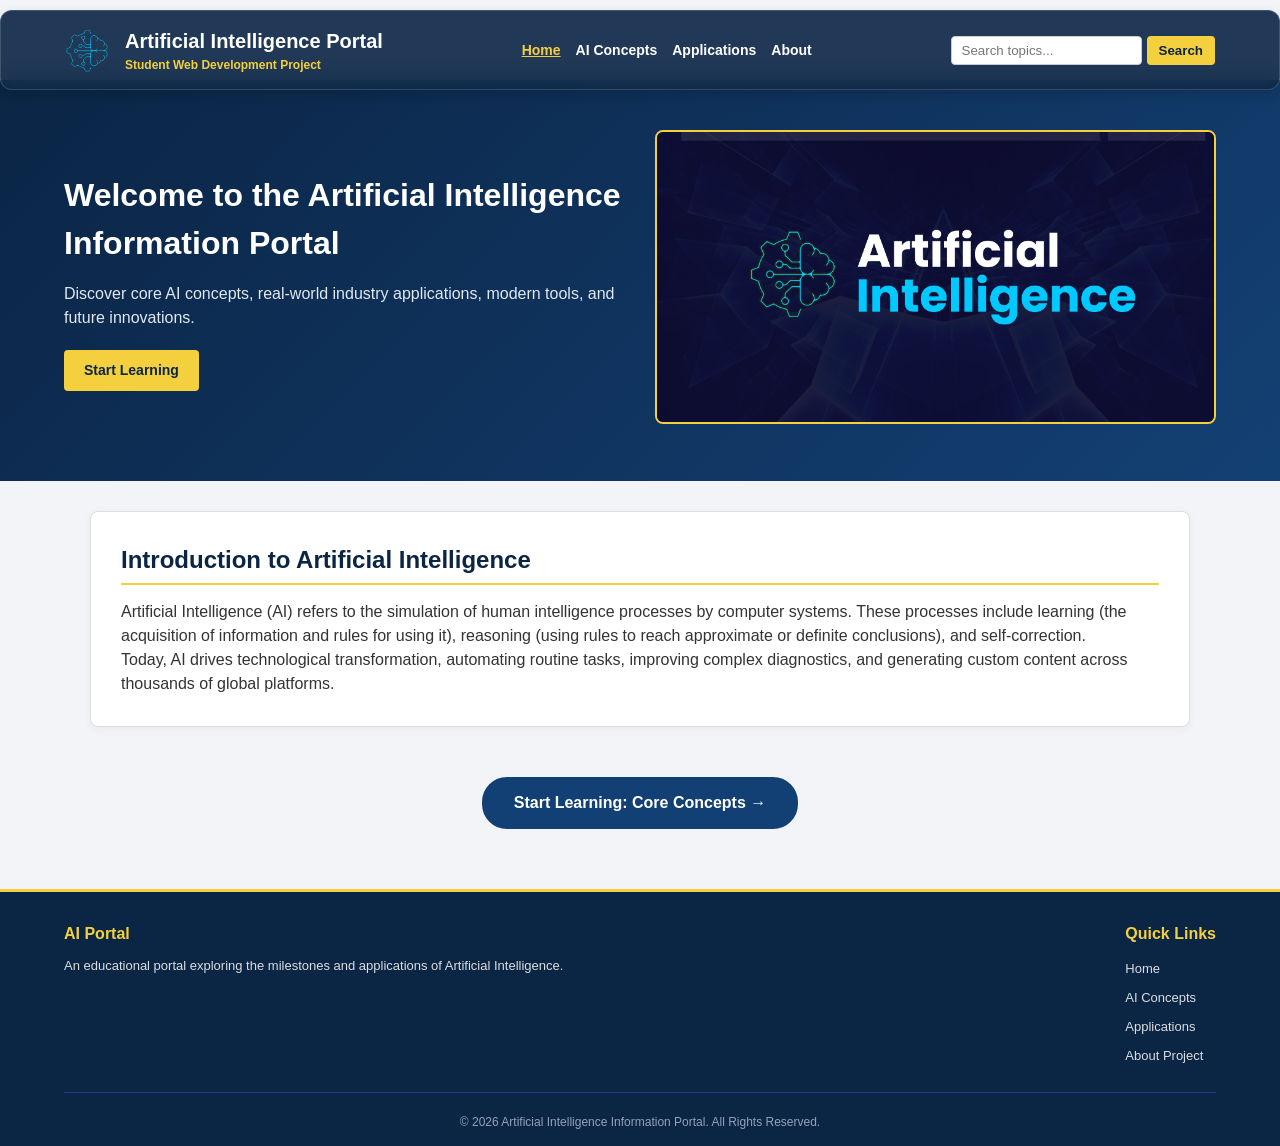
<file: index.html>
<!DOCTYPE html>
<html lang="en">
<head>
    <meta charset="UTF-8">
    <meta name="viewport" content="width=device-width, initial-scale=1.0">
    <title>Artificial Intelligence Information Portal - Home</title>
    <link rel="stylesheet" href="style.css">
</head>
<body>

    <header>
        <div class="logo-container">
            <img src="images/logo.png" alt="AI Portal Logo" class="site-logo">
            <div class="title-text-group">
                <h1>Artificial Intelligence Portal</h1>
                <p>Student Web Development Project</p>
            </div>
        </div>
        <nav>
            <ul>
                <li><a href="index.html" class="active">Home</a></li>
                <li><a href="concepts.html">AI Concepts</a></li>
                <li><a href="applications.html">Applications</a></li>
                <li><a href="about.html">About</a></li>
            </ul>
        </nav>
        <div class="search">
            <input type="text" placeholder="Search topics...">
            <button type="button">Search</button>
        </div>
    </header>

    <section class="hero">
        <div class="hero-text">
            <h2>Welcome to the Artificial Intelligence Information Portal</h2>
            <p>Discover core AI concepts, real-world industry applications, modern tools, and future innovations.</p>
            <a href="concepts.html" class="btn">Start Learning</a>
        </div>
        <div class="hero-image">
            <img src="images/ai-image.png" alt="Artificial Intelligence Portal Graphic">
        </div>
    </section>

    <div class="content">
        <h2>Introduction to Artificial Intelligence</h2>
        <p>Artificial Intelligence (AI) refers to the simulation of human intelligence processes by computer systems. These processes include learning (the acquisition of information and rules for using it), reasoning (using rules to reach approximate or definite conclusions), and self-correction.</p>
        <p>Today, AI drives technological transformation, automating routine tasks, improving complex diagnostics, and generating custom content across thousands of global platforms.</p>
    </div>

    <div class="page-link-container">
        <a href="concepts.html" class="next-page-btn">Start Learning: Core Concepts →</a>
    </div>

    <footer>
        <div class="footer-container">
            <div class="footer-section">
                <h3>AI Portal</h3>
                <p>An educational portal exploring the milestones and applications of Artificial Intelligence.</p>
            </div>
            <div class="footer-section">
                <h3>Quick Links</h3>
                <ul>
                    <li><a href="index.html">Home</a></li>
                    <li><a href="concepts.html">AI Concepts</a></li>
                    <li><a href="applications.html">Applications</a></li>
                    <li><a href="about.html">About Project</a></li>
                </ul>
            </div>
        </div>
        <hr>
        <p class="copyright">&copy; 2026 Artificial Intelligence Information Portal. All Rights Reserved.</p>
    </footer>

    <script src="script.js"></script>
</body>
</html>
</file>
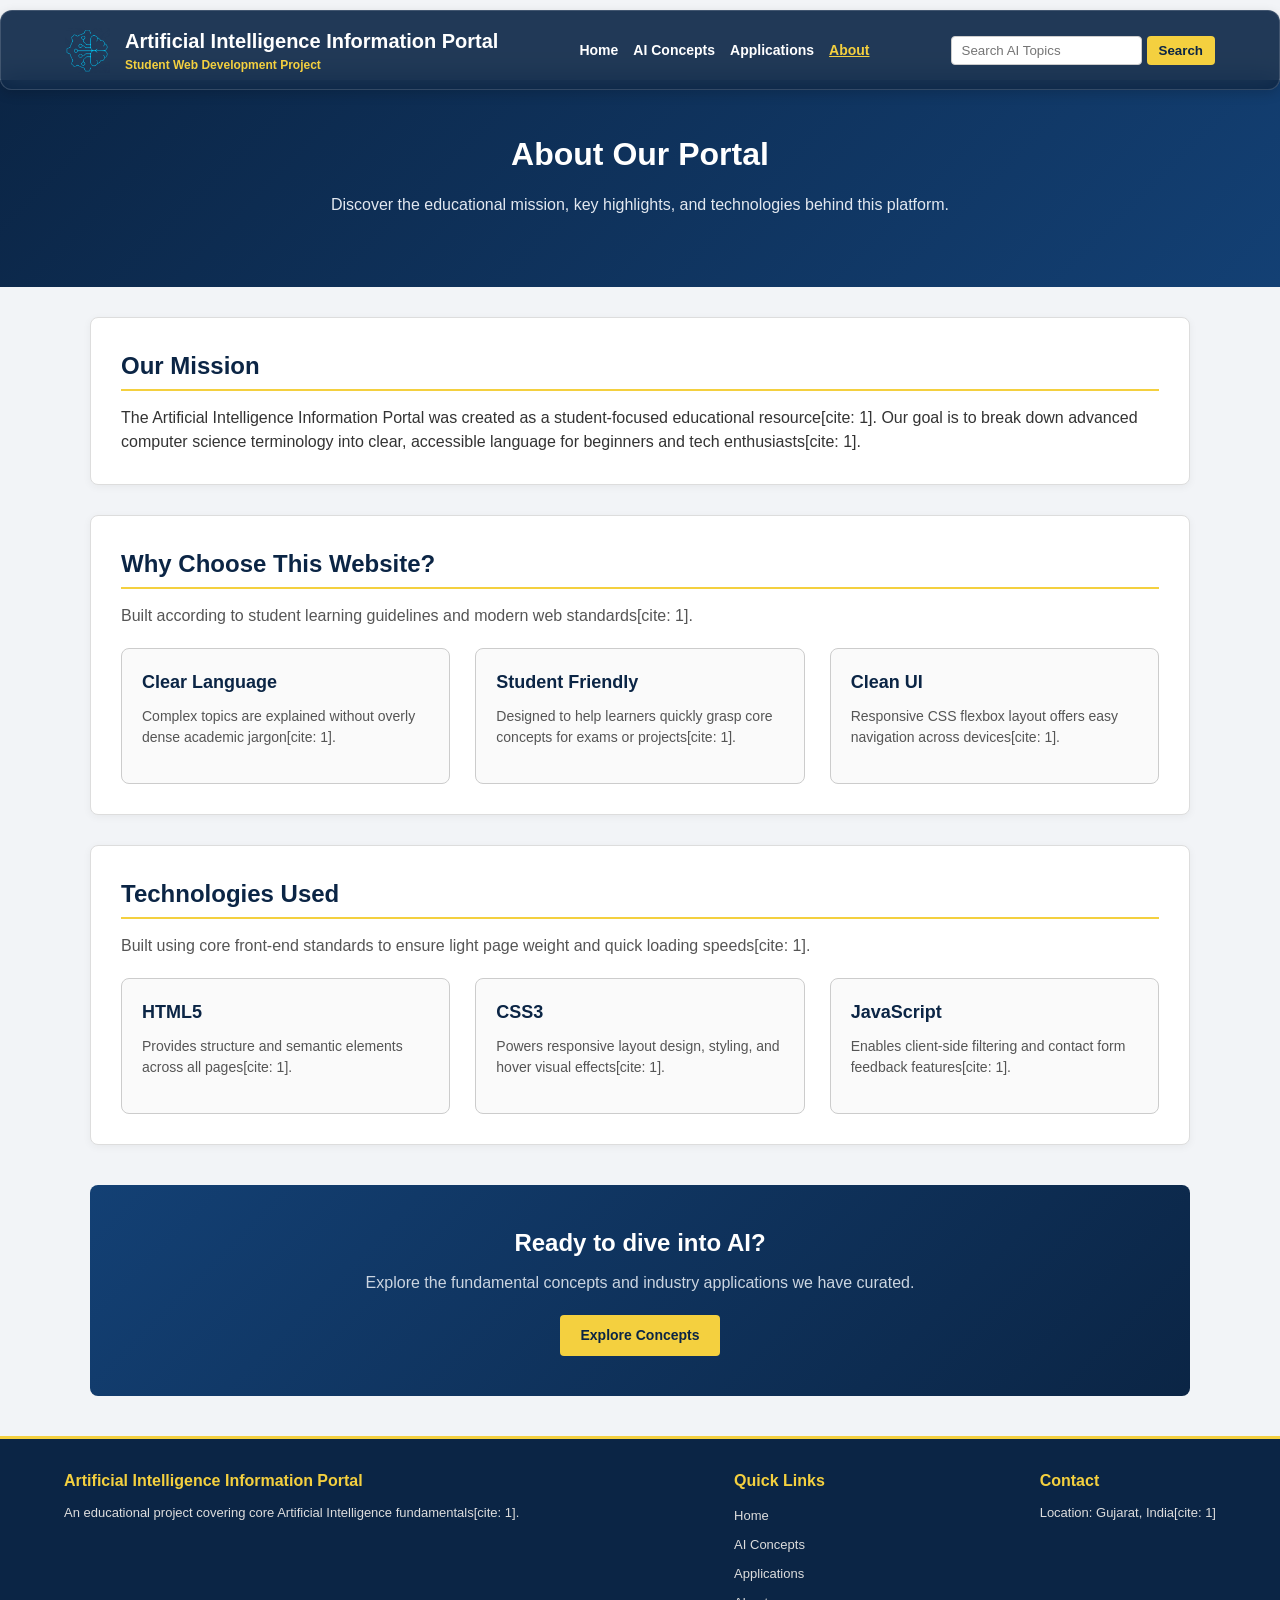
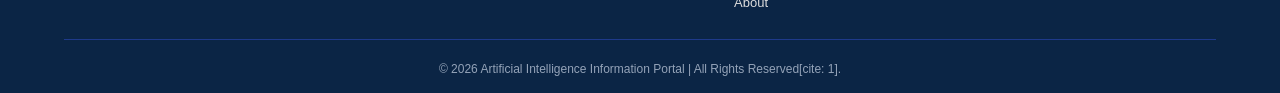
<file: about.html>
<!DOCTYPE html>
<html lang="en">

<head>
    <meta charset="UTF-8">
    <meta name="viewport" content="width=device-width, initial-scale=1.0">
    <title>About Us - Artificial Intelligence Information Portal</title>
    <link rel="stylesheet" href="style.css">
</head>

<body>

    <header>
        <div class="logo-container">
            <img src="images/logo.png" alt="AI Portal Logo" class="site-logo">
            <div class="title-text-group">
                <h1>Artificial Intelligence Information Portal</h1>
                <p>Student Web Development Project</p>
            </div>
        </div>

        <nav>
            <ul>
                <li><a href="index.html">Home</a></li>
                <li><a href="concepts.html">AI Concepts</a></li>
                <li><a href="applications.html">Applications</a></li>
                <li><a href="about.html" class="active">About</a></li>
            </ul>
        </nav>

        <div class="search">
            <input type="text" placeholder="Search AI Topics">
            <button type="button">Search</button>
        </div>
    </header>

    <section class="hero">
        <div class="hero-text hero-text-center">
            <h2>About Our Portal</h2>
            <p>Discover the educational mission, key highlights, and technologies behind this platform.</p>
        </div>
    </section>

    <main>
        <section class="content">
            <h2>Our Mission</h2>
            <p>
                The Artificial Intelligence Information Portal was created as a student-focused educational resource[cite: 1]. Our goal is to break down advanced computer science terminology into clear, accessible language for beginners and tech enthusiasts[cite: 1].
            </p>
        </section>

        <section class="content">
            <h2>Why Choose This Website?</h2>
            <p style="margin-bottom: 15px; color: #555;">Built according to student learning guidelines and modern web standards[cite: 1].</p>
            <div class="card-container">
                <div class="card">
                    <h3>Clear Language</h3>
                    <p>Complex topics are explained without overly dense academic jargon[cite: 1].</p>
                </div>
                <div class="card">
                    <h3>Student Friendly</h3>
                    <p>Designed to help learners quickly grasp core concepts for exams or projects[cite: 1].</p>
                </div>
                <div class="card">
                    <h3>Clean UI</h3>
                    <p>Responsive CSS flexbox layout offers easy navigation across devices[cite: 1].</p>
                </div>
            </div>
        </section>

        <section class="content">
            <h2>Technologies Used</h2>
            <p style="margin-bottom: 15px; color: #555;">Built using core front-end standards to ensure light page weight and quick loading speeds[cite: 1].</p>
            <div class="card-container">
                <div class="card">
                    <h3>HTML5</h3>
                    <p>Provides structure and semantic elements across all pages[cite: 1].</p>
                </div>
                <div class="card">
                    <h3>CSS3</h3>
                    <p>Powers responsive layout design, styling, and hover visual effects[cite: 1].</p>
                </div>
                <div class="card">
                    <h3>JavaScript</h3>
                    <p>Enables client-side filtering and contact form feedback features[cite: 1].</p>
                </div>
            </div>
        </section>
    </main>

    <section class="cta">
        <h2>Ready to dive into AI?</h2>
        <p>Explore the fundamental concepts and industry applications we have curated.</p>
        <a href="concepts.html" class="cta-btn">Explore Concepts</a>
    </section>

    <footer>
        <div class="footer-container">
            <div class="footer-section">
                <h3>Artificial Intelligence Information Portal</h3>
                <p>An educational project covering core Artificial Intelligence fundamentals[cite: 1].</p>
            </div>
            <div class="footer-section">
                <h3>Quick Links</h3>
                <ul>
                    <li><a href="index.html">Home</a></li>
                    <li><a href="concepts.html">AI Concepts</a></li>
                    <li><a href="applications.html">Applications</a></li>
                    <li><a href="about.html" class="active">About</a></li>
                </ul>
            </div>
            <div class="footer-section">
                <h3>Contact</h3>
                <p>Location: Gujarat, India[cite: 1]</p>
            </div>
        </div>
        <hr>
        <p class="copyright">
            © 2026 Artificial Intelligence Information Portal | All Rights Reserved[cite: 1].
        </p>
    </footer>

    <script src="script.js"></script>
</body>

</html>
</file>
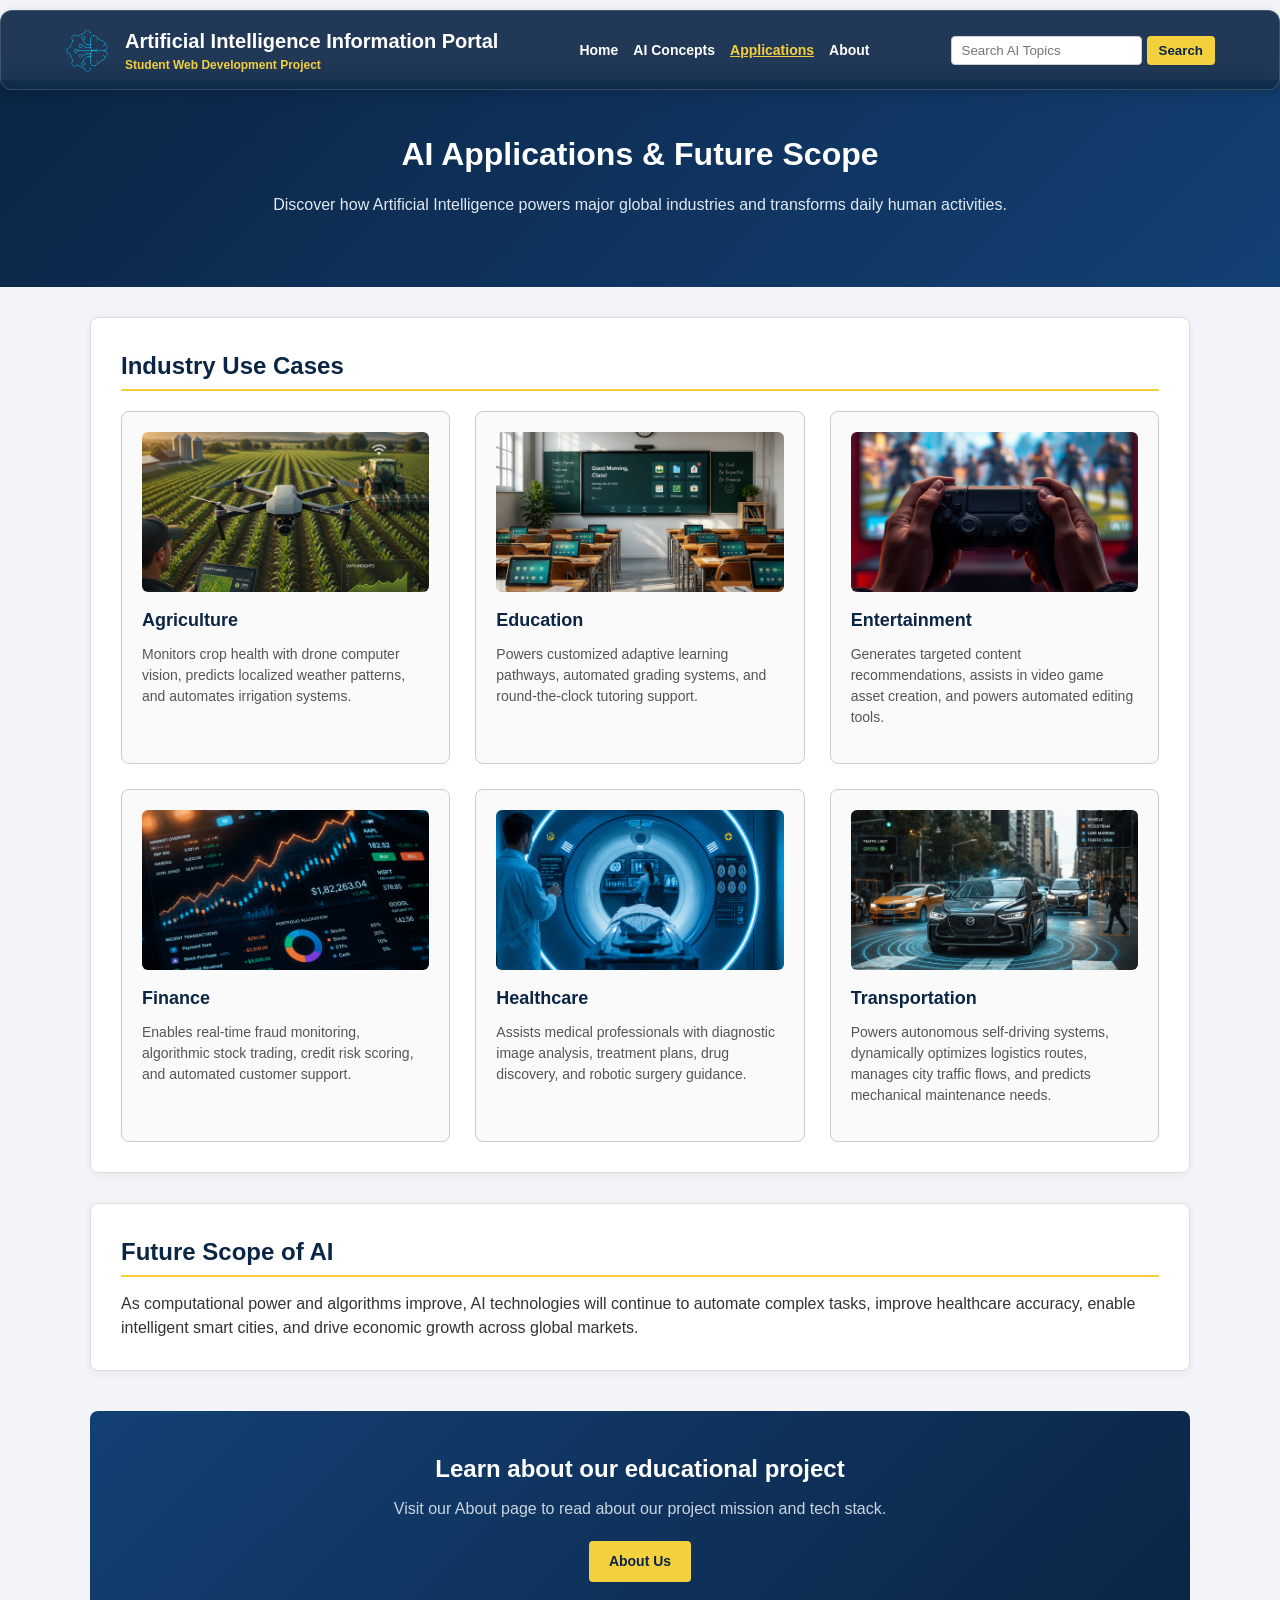
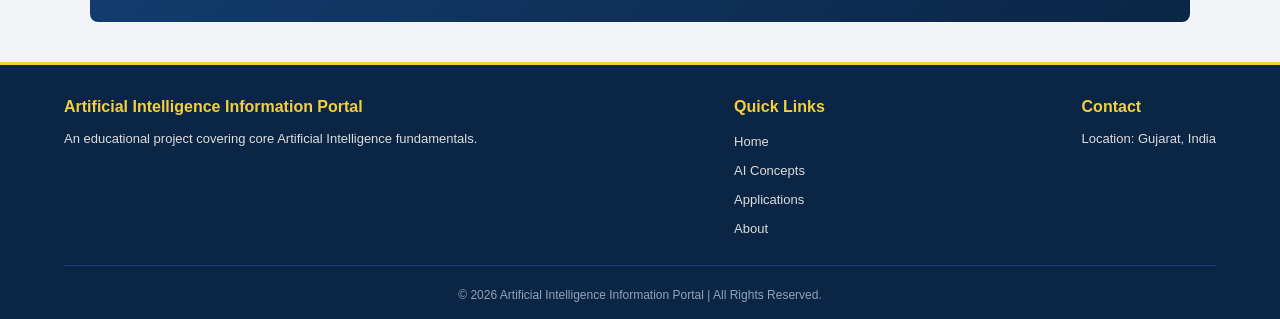
<file: applications.html>
<!DOCTYPE html>
<html lang="en">

<head>
    <meta charset="UTF-8">
    <meta name="viewport" content="width=device-width, initial-scale=1.0">
    <title>AI Applications - Artificial Intelligence Information Portal</title>
    <link rel="stylesheet" href="style.css">
</head>

<body>

    <header>
      <div class="logo-container">
    <img src="images/logo.png" alt="AI Portal Logo" class="site-logo">
    <div class="title-text-group">
        <h1>Artificial Intelligence Information Portal</h1>
        <p>Student Web Development Project</p>
    </div>
</div>

        <nav>
    <ul>
       <li><a href="index.html">Home</a></li>
       <li><a href="concepts.html">AI Concepts</a></li>
       <li><a href="applications.html" class="active">Applications</a></li>
       <li><a href="about.html">About</a></li>
    </ul>
</nav>

        <div class="search">
            <input type="text" placeholder="Search AI Topics">
            <button type="button">Search</button>
        </div>
    </header>

    <section class="hero">
        <div class="hero-text hero-text-center">
            <h2>AI Applications & Future Scope</h2>
            <p>Discover how Artificial Intelligence powers major global industries and transforms daily human activities.</p>
        </div>
    </section>

    <main>
        <section class="content">
            <h2>Industry Use Cases</h2>
            <div class="card-container">
                
<div class="card">
    <img src="images/agriculture.png" alt="Smart Farming Agricultural Drone" class="card-img">
    <h3>Agriculture</h3>
    <p>Monitors crop health with drone computer vision, predicts localized weather patterns, and automates irrigation systems.</p>
</div>

<div class="card">
    <img src="images/education.png" alt="Connected Digital Smart Classroom" class="card-img">
    <h3>Education</h3>
    <p>Powers customized adaptive learning pathways, automated grading systems, and round-the-clock tutoring support.</p>
</div>

<div class="card">
    <img src="images/entertainment.png" alt="Gamer holding video game controller" class="card-img">
    <h3>Entertainment</h3>
    <p>Generates targeted content recommendations, assists in video game asset creation, and powers automated editing tools.</p>
</div>

<div class="card">
    <img src="images/finance.png" alt="Financial Stocks Data Dashboard" class="card-img">
    <h3>Finance</h3>
    <p>Enables real-time fraud monitoring, algorithmic stock trading, credit risk scoring, and automated customer support.</p>
</div>

<div class="card">
    <img src="images/healthcare.png" alt="Medical MRI Scanner Diagnostic Suite" class="card-img">
    <h3>Healthcare</h3>
    <p>Assists medical professionals with diagnostic image analysis, treatment plans, drug discovery, and robotic surgery guidance.</p>
</div>

<div class="card">
    <img src="images/transportation.png" alt="Autonomous Self-Driving Car Sensor HUD" class="card-img">
    <h3>Transportation</h3>
    <p>Powers autonomous self-driving systems, dynamically optimizes logistics routes, manages city traffic flows, and predicts mechanical maintenance needs.</p>
</div>

            </div>
        </section>

        <section class="content">
            <h2>Future Scope of AI</h2>
            <p>As computational power and algorithms improve, AI technologies will continue to automate complex tasks, improve healthcare accuracy, enable intelligent smart cities, and drive economic growth across global markets.</p>
        </section>
    </main>

    <section class="cta">
        <h2>Learn about our educational project</h2>
        <p>Visit our About page to read about our project mission and tech stack.</p>
        <a href="about.html" class="cta-btn">About Us</a>
    </section>

    <footer>
        <div class="footer-container">
            <div class="footer-section">
                <h3>Artificial Intelligence Information Portal</h3>
                <p>An educational project covering core Artificial Intelligence fundamentals.</p>
            </div>
            <div class="footer-section">
                <h3>Quick Links</h3>
              
    <ul>
             <li><a href="index.html">Home</a></li>
             <li><a href="concepts.html">AI Concepts</a></li>
             <li><a href="applications.html" class="active">Applications</a></li>
             <li><a href="about.html">About</a></li>
    </ul>

            </div>
            <div class="footer-section">
                <h3>Contact</h3>
                <p>Location: Gujarat, India</p>
            </div>
        </div>
        <hr>
        <p class="copyright">
            © 2026 Artificial Intelligence Information Portal | All Rights Reserved.
        </p>
    </footer>

    <script src="script.js"></script>
</body>
</html>
</file>
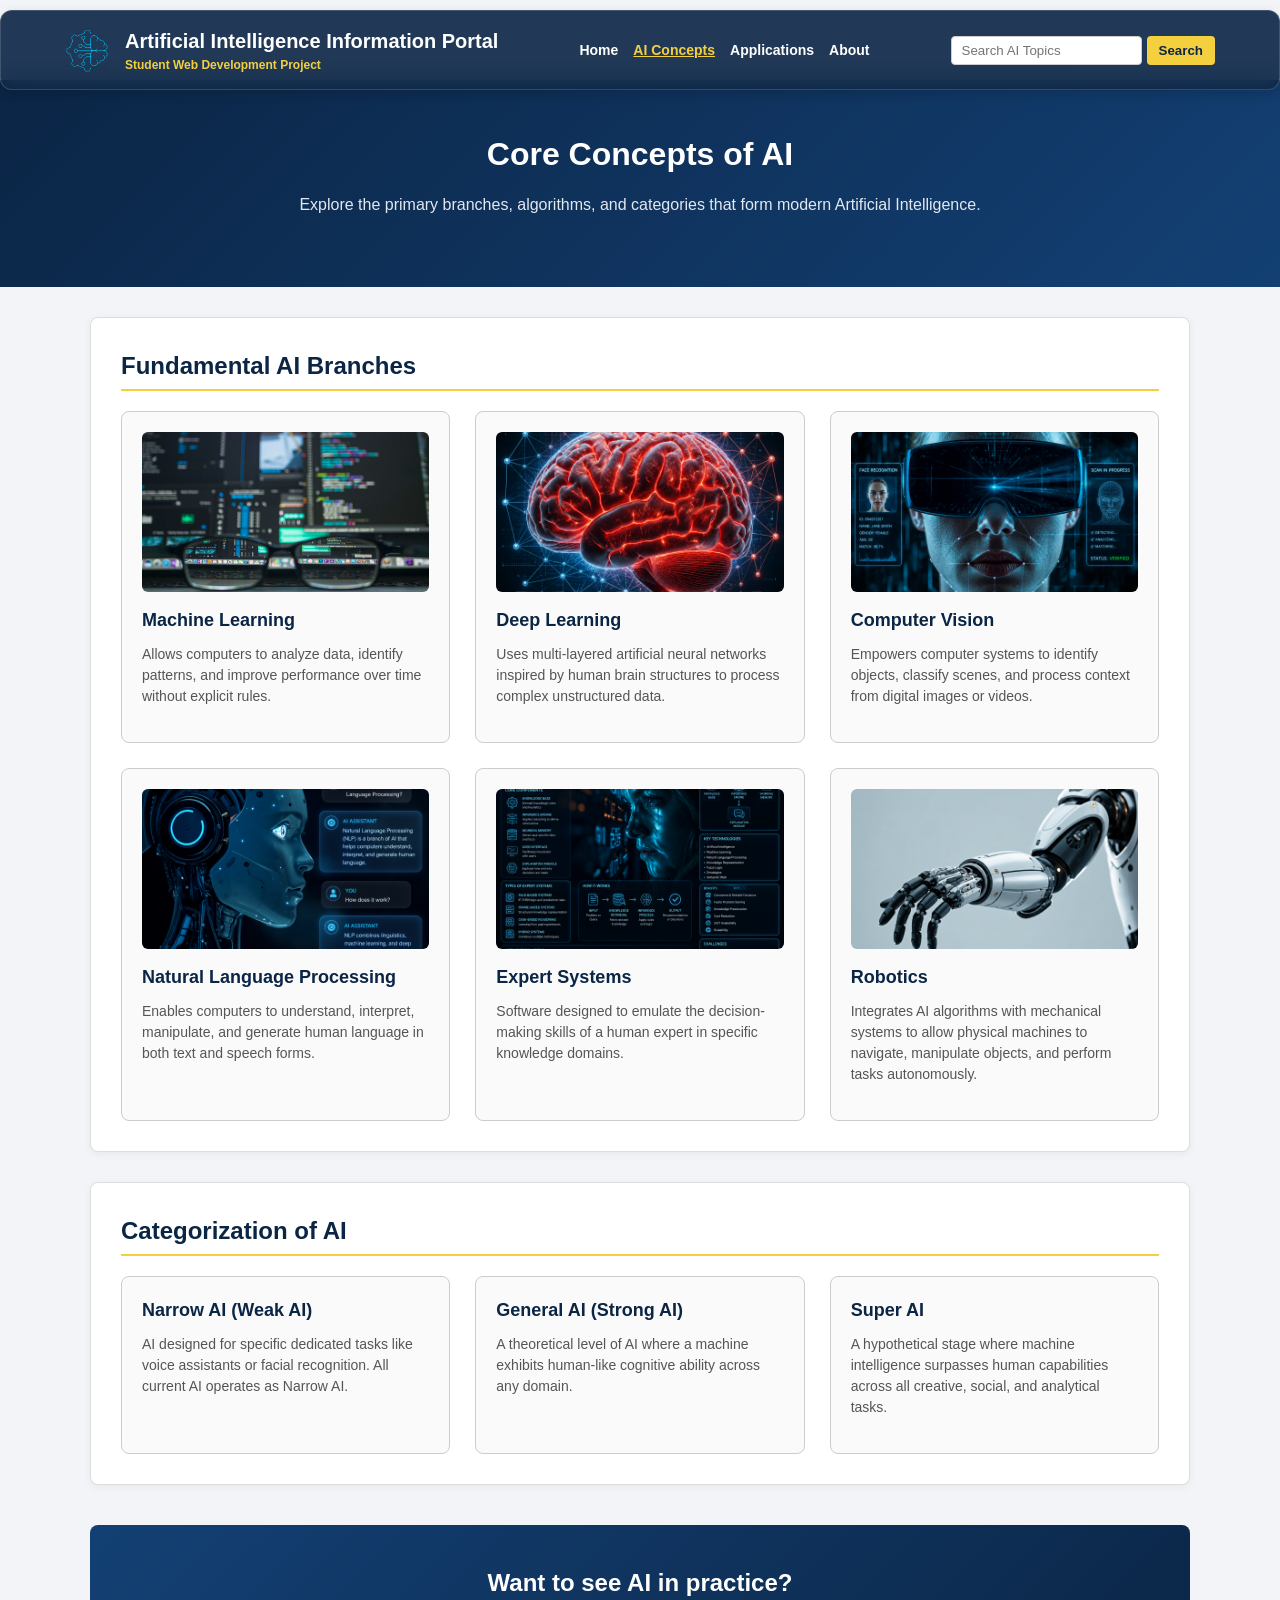
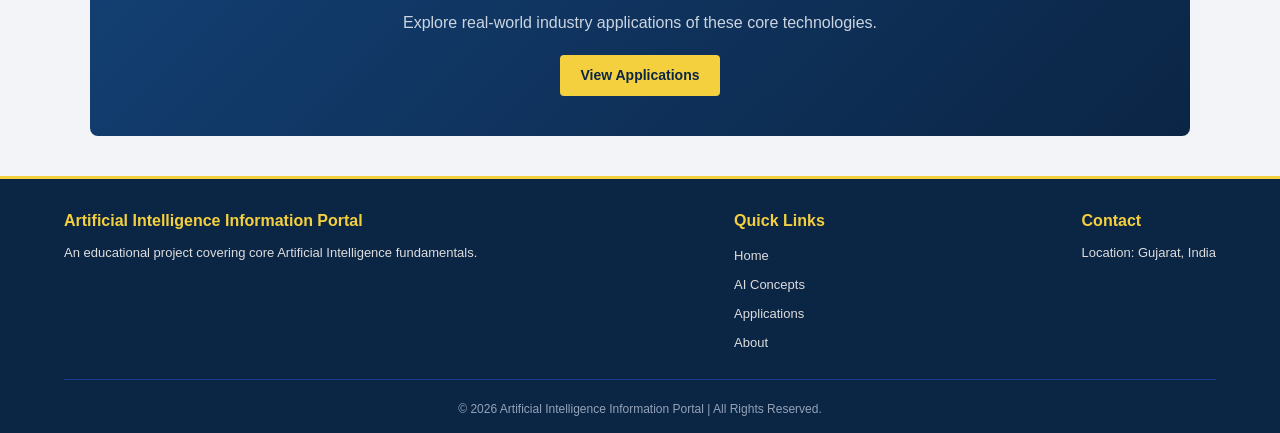
<file: concepts.html>
<!DOCTYPE html>
<html lang="en">

<head>
    <meta charset="UTF-8">
    <meta name="viewport" content="width=device-width, initial-scale=1.0">
    <title>AI Concepts - Artificial Intelligence Information Portal</title>
    <link rel="stylesheet" href="style.css">
</head>

<body>

    <header>
        <div class="logo-container">
            <img src="images/logo.png" alt="AI Portal Logo" class="site-logo">
            <div class="title-text-group">
                <h1>Artificial Intelligence Information Portal</h1>
                <p>Student Web Development Project</p>
            </div>
        </div>

        <nav>
            <ul>
               <li><a href="index.html">Home</a></li>
               <li><a href="concepts.html" class="active">AI Concepts</a></li>
               <li><a href="applications.html">Applications</a></li>
               <li><a href="about.html">About</a></li>
            </ul>
        </nav>

        <div class="search">
            <input type="text" placeholder="Search AI Topics">
            <button type="button">Search</button>
        </div>
    </header>

    <section class="hero">
        <div class="hero-text hero-text-center">
            <h2>Core Concepts of AI</h2>
            <p>Explore the primary branches, algorithms, and categories that form modern Artificial Intelligence.</p>
        </div>
    </section>

    <main>
        <section class="content">
            <h2>Fundamental AI Branches</h2>
            <div class="card-container">

                <div class="card">
                    <img src="images/machine-learning.png" alt="Machine Learning Developer Screen" class="card-img">
                    <h3>Machine Learning</h3>
                    <p>Allows computers to analyze data, identify patterns, and improve performance over time without explicit rules.</p>
                </div>

                <div class="card">
                    <img src="images/deep-learning.png" alt="Deep Learning Neural Brain Network" class="card-img">
                    <h3>Deep Learning</h3>
                    <p>Uses multi-layered artificial neural networks inspired by human brain structures to process complex unstructured data.</p>
                </div>

                <div class="card">
                    <img src="images/computer-vision.png" alt="Biometric Face Recognition Scan" class="card-img">
                    <h3>Computer Vision</h3>
                    <p>Empowers computer systems to identify objects, classify scenes, and process context from digital images or videos.</p>
                </div>

                <div class="card">
                    <img src="images/Natural Language Processing.png" alt="AI Chatbot Assistant Interface" class="card-img">
                    <h3>Natural Language Processing</h3>
                    <p>Enables computers to understand, interpret, manipulate, and generate human language in both text and speech forms.</p>
                </div>

                <div class="card">
                    <img src="images/expert-system.png" alt="Expert Systems Architecture Diagram" class="card-img">
                    <h3>Expert Systems</h3>
                    <p>Software designed to emulate the decision-making skills of a human expert in specific knowledge domains.</p>
                </div>

                <div class="card">
                    <img src="images/robotics.png" alt="Advanced Humanoid Robotic Arm" class="card-img">
                    <h3>Robotics</h3>
                    <p>Integrates AI algorithms with mechanical systems to allow physical machines to navigate, manipulate objects, and perform tasks autonomously.</p>
                </div>

            </div>
        </section>

        <section class="content">
            <h2>Categorization of AI</h2>
            <div class="card-container">
                <div class="card">
                    <h3>Narrow AI (Weak AI)</h3>
                    <p>AI designed for specific dedicated tasks like voice assistants or facial recognition. All current AI operates as Narrow AI.</p>
                </div>
                <div class="card">
                    <h3>General AI (Strong AI)</h3>
                    <p>A theoretical level of AI where a machine exhibits human-like cognitive ability across any domain.</p>
                </div>
                <div class="card">
                    <h3>Super AI</h3>
                    <p>A hypothetical stage where machine intelligence surpasses human capabilities across all creative, social, and analytical tasks.</p>
                </div>
            </div>
        </section>
    </main>

    <section class="cta">
        <h2>Want to see AI in practice?</h2>
        <p>Explore real-world industry applications of these core technologies.</p>
        <a href="applications.html" class="cta-btn">View Applications</a>
    </section>

    <footer>
        <div class="footer-container">
            <div class="footer-section">
                <h3>Artificial Intelligence Information Portal</h3>
                <p>An educational project covering core Artificial Intelligence fundamentals.</p>
            </div>
            <div class="footer-section">
                <h3>Quick Links</h3>
                <ul>
                   <li><a href="index.html">Home</a></li>
                   <li><a href="concepts.html" class="active">AI Concepts</a></li>
                   <li><a href="applications.html">Applications</a></li>
                   <li><a href="about.html">About</a></li>
                </ul> 
            </div>
            <div class="footer-section">
                <h3>Contact</h3>
                <p>Location: Gujarat, India</p>
            </div>
        </div>
        <hr>
        <p class="copyright">
            © 2026 Artificial Intelligence Information Portal | All Rights Reserved.
        </p>
    </footer>

    <script src="script.js"></script>
</body>

</html>
</file>
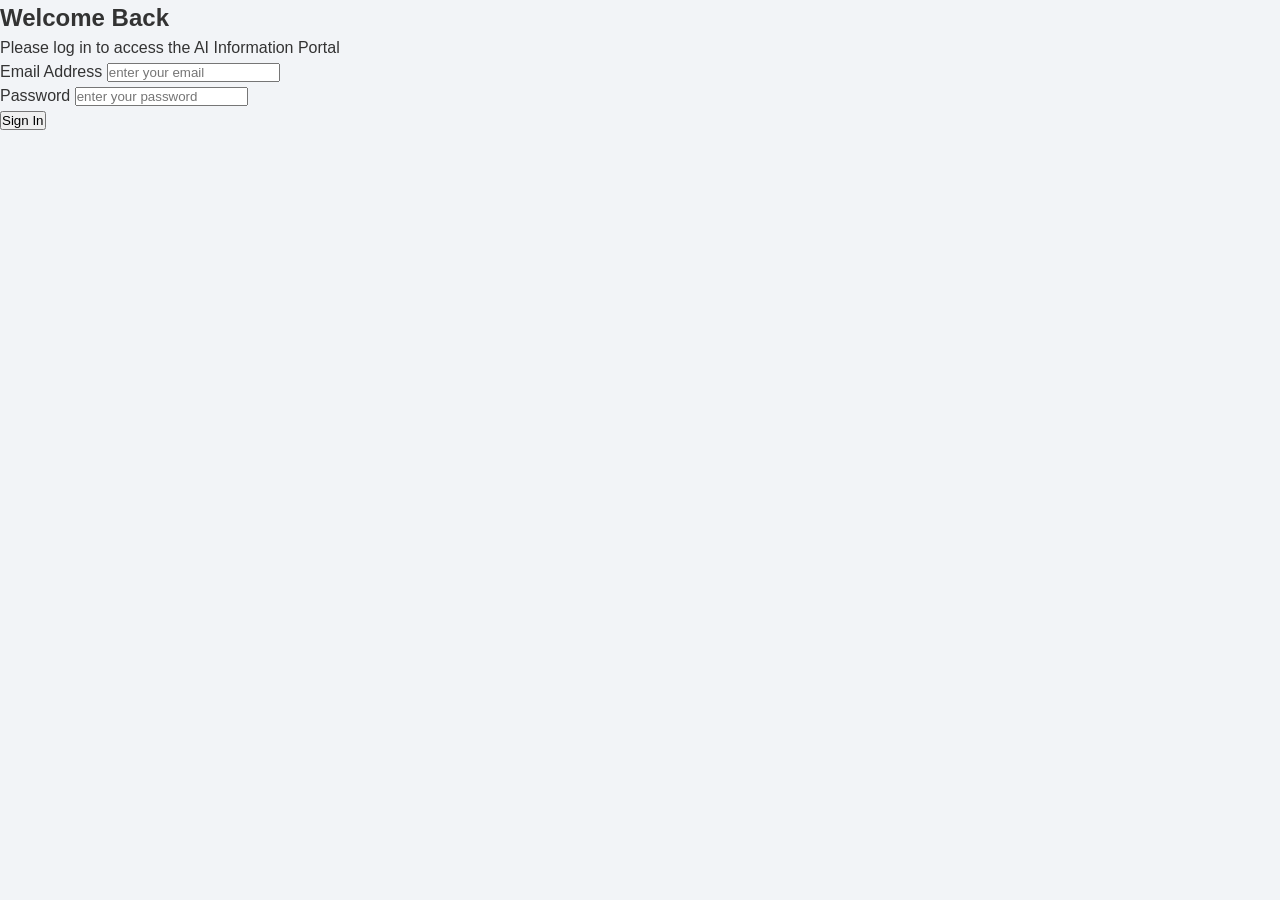
<file: index2.html>
<!DOCTYPE html>
<html lang="en">
<head>
    <meta charset="UTF-8">
    <meta name="viewport" content="width=device-width, initial-scale=1.0">
    <title>Login - AI Information Portal</title>
    <link rel="stylesheet" href="style.css">
</head>
<body>

    <div class="login-wrapper">
        <div class="login-card">
            <h2>Welcome Back</h2>
            <p class="subtitle">Please log in to access the AI Information Portal</p>
            
            <!-- Redirects to home.html after clicking Login -->
            <form action="home.html" method="GET" class="login-form">
                <div class="input-group">
                    <label for="email">Email Address</label>
                    <input type="email" id="email" name="email" placeholder="enter your email" required>
                </div>

                <div class="input-group">
                    <label for="password">Password</label>
                    <input type="password" id="password" name="password" placeholder="enter your password" required>
                </div>

                <button type="submit" class="login-btn">Sign In</button>
            </form>
        </div>
    </div>

</body>
</html>
</file>
<file: style.css>
* {
    margin: 0;
    padding: 0;
    box-sizing: border-box;
}

body {
    background-color: #f2f4f7;
    font-family: Arial, Helvetica, sans-serif;
    color: #333333;
    line-height: 1.5;
}

header {
    background: rgba(11, 37, 69, 0.90);
    backdrop-filter: blur(12px);
    -webkit-backdrop-filter: blur(12px);
    border: 1px solid rgba(255, 255, 255, 0.15);
    border-radius: 12px;
    position: sticky;
    top: 10px;
    z-index: 1000;
    padding: 15px 5%;
    display: flex;
    justify-content: space-between;
    align-items: center;
    flex-wrap: wrap;
    box-shadow: 0 4px 12px rgba(0, 0, 0, 0.15);
}

.logo-container {
    display: flex;
    align-items: center;
    gap: 15px;
}

.site-logo {
    height: 45px;
    width: auto;
    object-fit: contain;
}

.title-text-group h1 {
    font-size: 20px;
    color: #ffffff;
}

.title-text-group p {
    font-size: 12px;
    color: #f4d03f;
    font-weight: bold;
}

nav ul {
    list-style: none;
    display: flex;
    gap: 15px;
}

nav ul li a {
    color: #ffffff;
    text-decoration: none;
    font-weight: bold;
    font-size: 14px;
    transition: color 0.2s ease;
}

nav ul li a:hover,
nav ul li a.active {
    color: #f4d03f;
    text-decoration: underline;
}

.search {
    display: flex;
    gap: 5px;
}

.search input {
    padding: 6px 10px;
    border: 1px solid #ccc;
    border-radius: 4px;
    outline: none;
}

.search button {
    padding: 6px 12px;
    background-color: #f4d03f;
    color: #0b2545;
    border: none;
    border-radius: 4px;
    cursor: pointer;
    font-weight: bold;
    transition: background-color 0.2s ease;
}

.search button:hover {
    background-color: #e0b800;
}

.hero {
    background: linear-gradient(135deg, #0b2545 0%, #134074 100%);
    color: #ffffff;
    padding: 50px 5%;
    display: flex;
    align-items: center;
    gap: 30px;
}

.hero-text {
    flex: 1;
}

.hero-text h2 {
    font-size: 32px;
    margin-bottom: 15px;
    color: #ffffff;
}

.hero-text p {
    font-size: 16px;
    margin-bottom: 20px;
    color: #e2e8f0;
}

.hero-text-center {
    text-align: center;
    width: 100%;
}

.btn, .btn-secondary, .cta-btn {
    display: inline-block;
    background-color: #f4d03f;
    color: #0b2545;
    padding: 10px 20px;
    text-decoration: none;
    border-radius: 4px;
    font-weight: bold;
    font-size: 14px;
    text-align: center;
    transition: all 0.2s ease;
}

.btn:hover, .btn-secondary:hover, .cta-btn:hover {
    background-color: #ffffff;
    color: #0b2545;
    transform: translateY(-1px);
}

.hero-image {
    flex: 1;
    text-align: center;
}

.hero-image img {
    max-width: 100%;
    height: auto;
    border-radius: 8px;
    border: 2px solid #f4d03f;
}

.content {
    background-color: #ffffff;
    width: 90%;
    max-width: 1100px;
    margin: 30px auto;
    padding: 30px;
    border-radius: 8px;
    border: 1px solid #ddd;
    box-shadow: 0 2px 8px rgba(0,0,0,0.05);
}

.content h2 {
    color: #0b2545;
    margin-bottom: 15px;
    border-bottom: 2px solid #f4d03f;
    padding-bottom: 5px;
}

.card-container {
    display: grid;
    grid-template-columns: repeat(auto-fit, minmax(280px, 1fr));
    gap: 25px;
    margin-top: 20px;
}

.card {
    background-color: #fafafa;
    border: 1px solid #cccccc;
    border-radius: 8px;
    padding: 20px;
    display: flex;
    flex-direction: column;
    justify-content: flex-start;
    transition: border-color 0.2s ease, transform 0.2s ease;
}

.card:hover {
    border-color: #f4d03f;
    background-color: #ffffff;
    transform: translateY(-3px);
    box-shadow: 0 4px 12px rgba(11, 37, 69, 0.08);
}

.card-img {
    width: 100%;
    height: 160px;
    object-fit: cover;
    border-radius: 6px;
    margin-bottom: 15px;
}

.card h3 {
    color: #0b2545;
    margin-bottom: 10px;
    font-size: 18px;
}

.card p {
    font-size: 14px;
    color: #555555;
    margin-bottom: 15px;
}

.cta {
    background: linear-gradient(135deg, #134074 0%, #0b2545 100%);
    color: #ffffff;
    text-align: center;
    padding: 40px 20px;
    margin: 40px auto;
    width: 90%;
    max-width: 1100px;
    border-radius: 8px;
}

.cta h2 {
    color: #ffffff;
    margin-bottom: 10px;
}

.cta p {
    color: #cbd5e1;
    margin-bottom: 20px;
}

.page-link-container {
    text-align: center;
    margin: 30px auto;
    padding: 20px;
}

.next-page-btn {
    display: inline-block;
    background-color: #134074;
    color: #ffffff;
    padding: 12px 30px;
    text-decoration: none;
    border-radius: 25px;
    font-weight: bold;
    font-size: 16px;
    border: 2px solid #134074;
    transition: all 0.3s ease;
}

.next-page-btn:hover {
    background-color: #f4d03f;
    color: #0b2545;
    border-color: #f4d03f;
    transform: translateY(-2px);
}

footer {
    background-color: #0b2545;
    color: #ffffff;
    padding: 30px 5% 15px 5%;
    margin-top: 40px;
    border-top: 3px solid #f4d03f;
}

.footer-container {
    display: flex;
    justify-content: space-between;
    flex-wrap: wrap;
    gap: 20px;
}

.footer-section h3 {
    color: #f4d03f;
    margin-bottom: 10px;
    font-size: 16px;
}

.footer-section p, 
.footer-section ul li a {
    color: #dddddd;
    font-size: 13px;
    text-decoration: none;
}

.footer-section ul {
    list-style: none;
}

.footer-section ul li {
    margin-bottom: 5px;
}

.footer-section ul li a:hover {
    color: #f4d03f;
}

footer hr {
    margin: 20px 0;
    border: 0;
    border-top: 1px solid #1e3a8a;
}

.copyright {
    text-align: center;
    font-size: 12px;
    color: #94a3b8;
}

@media (max-width: 768px) {
    header, .hero {
        flex-direction: column;
        text-align: center;
        gap: 15px;
    }
    
    .logo-container {
        flex-direction: column;
        gap: 8px;
        margin-bottom: 10px;
    }

    nav ul {
        flex-wrap: wrap;
        justify-content: center;
        gap: 10px;
    }

    .search {
        margin-top: 10px;
        width: 100%;
        display: flex;
        justify-content: center;
        gap: 5px;
    }

    .card-container {
        grid-template-columns: 1fr !important; 
        gap: 16px !important;
    }

    .card {
        width: 100% !important;
        padding: 15px !important;
    }

    .card-img {
        height: 180px !important;
        margin-bottom: 12px !important;
    }

    .content {
        width: 95% !important;
        padding: 15px !important;
        margin: 15px auto !important;
    }

    .footer-container {
        flex-direction: column;
        text-align: center;
        gap: 25px;
    }
}
</file>
